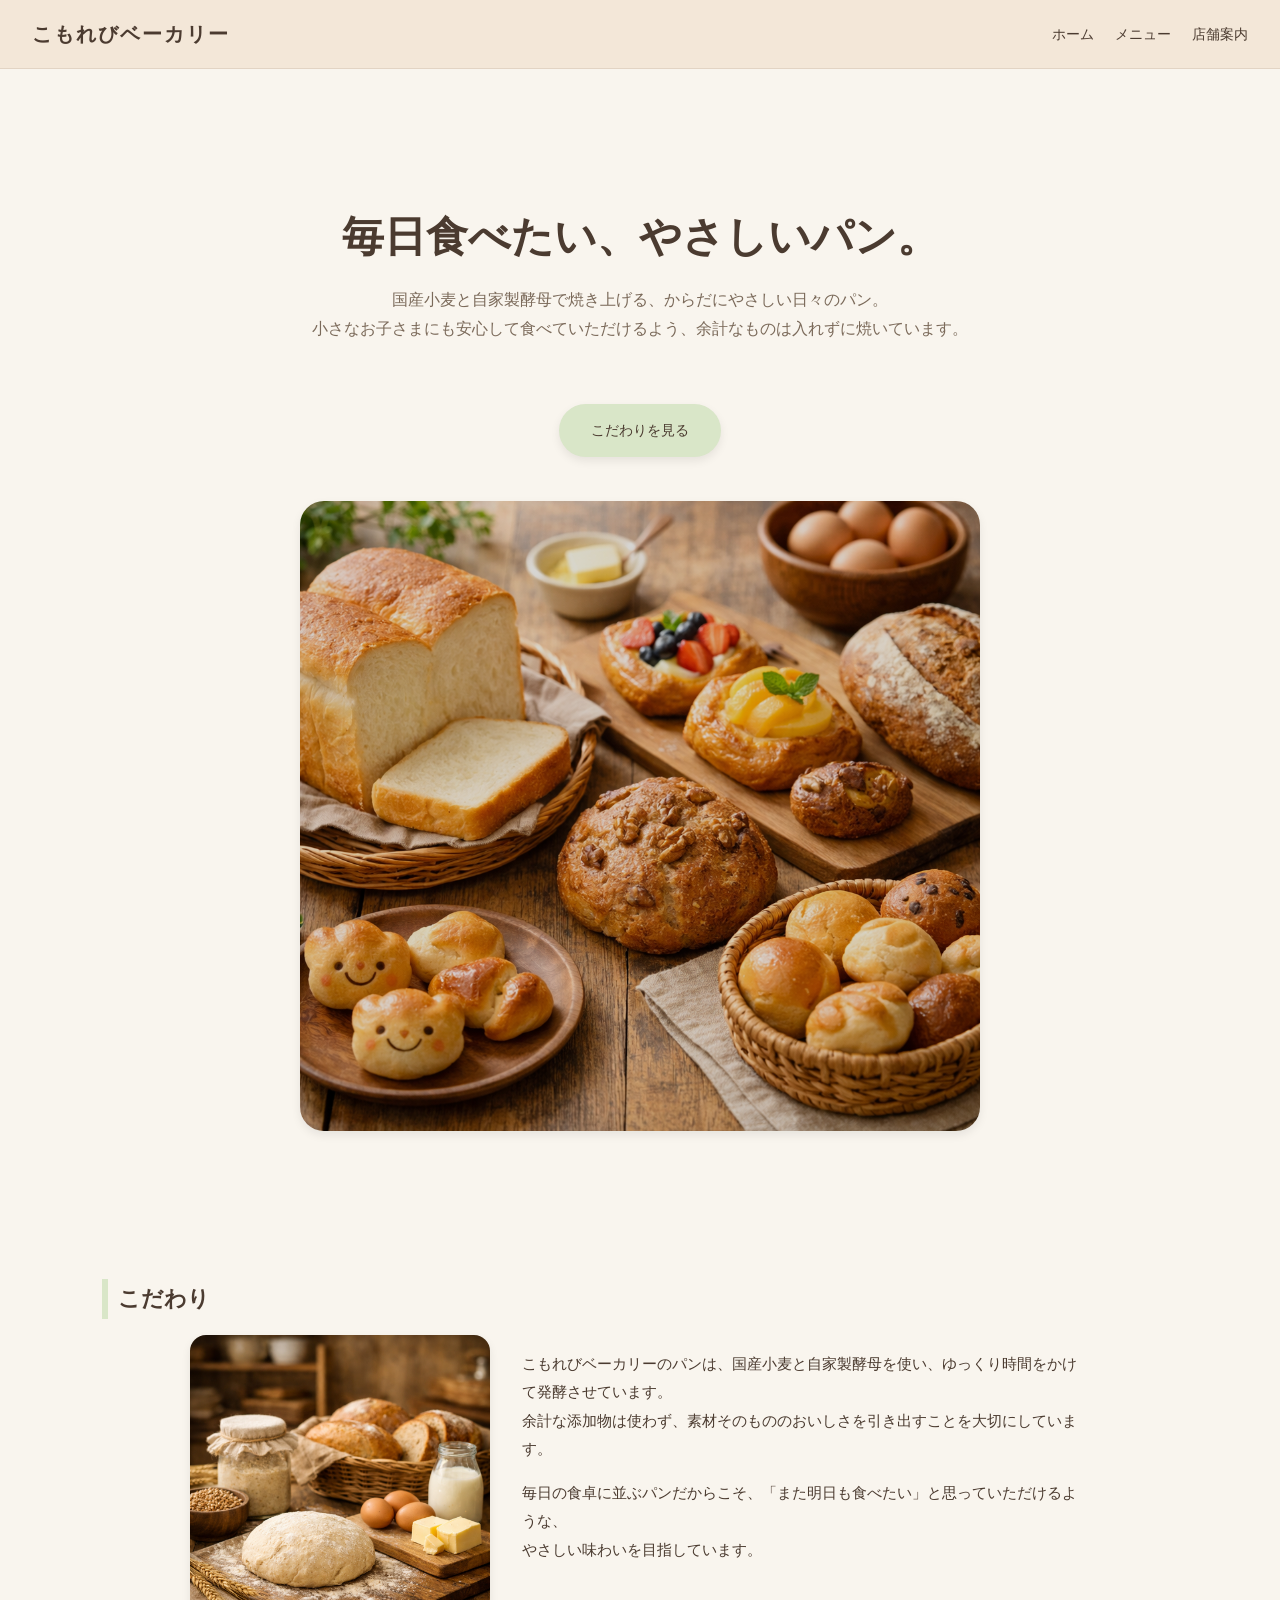
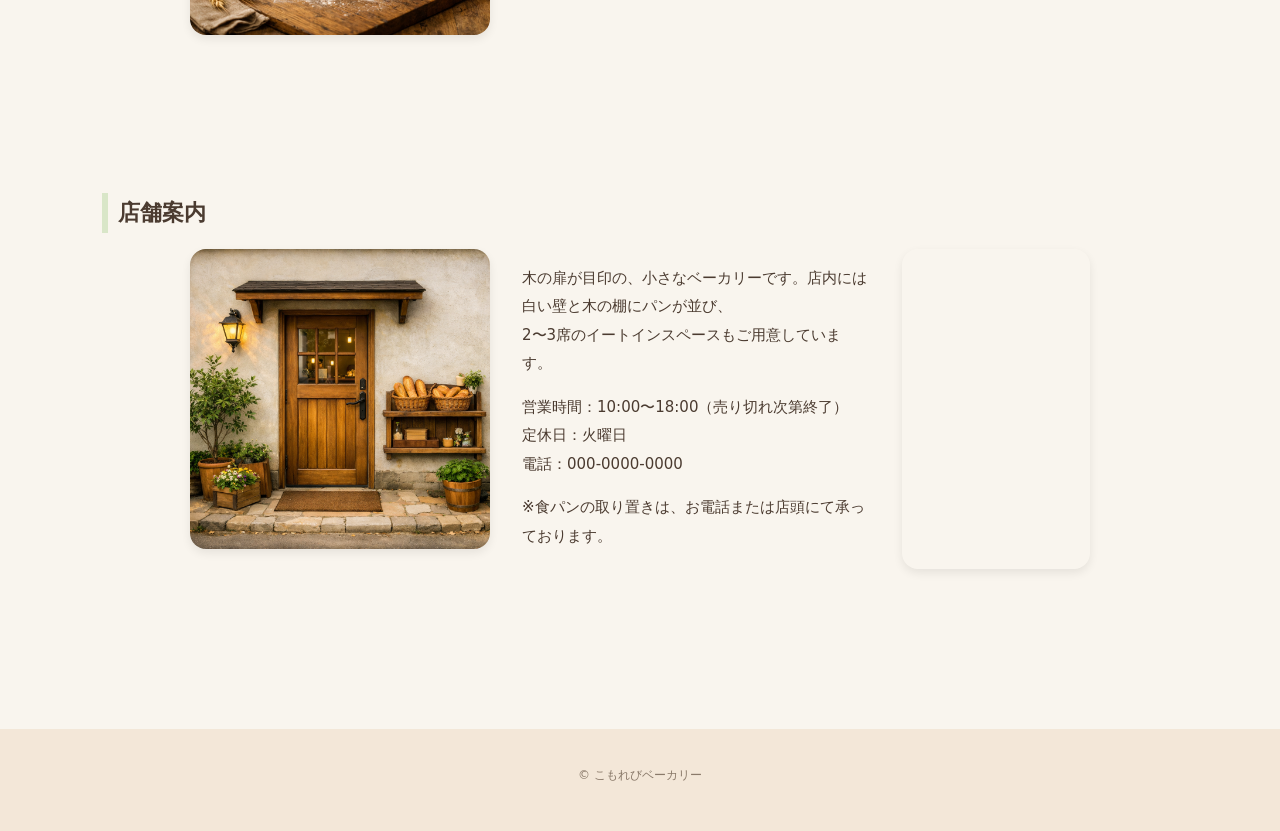
<file: index.html>
<!DOCTYPE html>
<html lang="ja">
<head>
  <meta charset="UTF-8">
  <title>こもれびベーカリー | 毎日食べたい、やさしいパン。</title>
  <link rel="stylesheet" href="style1.css">
</head>
<body>

<header>
  <div class="logo">こもれびベーカリー</div>
  <nav>
    <a href="index.html">ホーム</a>
    <a href="menu.html">メニュー</a>
    <a href="#access">店舗案内</a>
  </nav>
</header>

<main>

  <!-- ============================
       ヒーローセクション
  ============================ -->
  <section class="hero">

    <div class="hero-text">
      <h1 class="hero-title">毎日食べたい、やさしいパン。</h1>
      <p class="hero-sub">
        国産小麦と自家製酵母で焼き上げる、からだにやさしい日々のパン。<br>
        小さなお子さまにも安心して食べていただけるよう、余計なものは入れずに焼いています。
      </p>
    </div>

    <a href="#about" class="hero-btn">こだわりを見る</a>

    <img src="1.パン.png" alt="木のテーブルに並んだパン" class="hero-img">

  </section>

  <!-- ============================
       こだわり
  ============================ -->
  <section id="about">
    <h2 class="section-title">こだわり</h2>

    <div class="about-wrap">
      <img src="6.about.png" alt="こだわりのイメージ" class="about-img">

      <div class="intro intro-left">
        <p>
          こもれびベーカリーのパンは、国産小麦と自家製酵母を使い、ゆっくり時間をかけて発酵させています。<br>
          余計な添加物は使わず、素材そのもののおいしさを引き出すことを大切にしています。
        </p>
        <p>
          毎日の食卓に並ぶパンだからこそ、「また明日も食べたい」と思っていただけるような、<br>
          やさしい味わいを目指しています。
        </p>
      </div>
    </div>
  </section>

  <!-- ============================
       店舗案内
  ============================ -->
  <section id="access">
    <h2 class="section-title">店舗案内</h2>

    <div class="about-wrap">
      <img src="7.access.png" alt="店舗の外観イメージ" class="about-img">

      <div class="intro intro-left">
        <p>
          木の扉が目印の、小さなベーカリーです。店内には白い壁と木の棚にパンが並び、<br>
          2〜3席のイートインスペースもご用意しています。
        </p>
        <p>
          営業時間：10:00〜18:00（売り切れ次第終了）<br>
          定休日：火曜日<br>
          電話：000-0000-0000
        </p>
        <p>
          ※食パンの取り置きは、お電話または店頭にて承っております。
        </p>
      </div>

      <div class="access-map">
        <iframe
          src="https://www.google.com/maps/embed?pb=!1m18!1m12!1m3!1d3241.7479757770884!2d139.74285797540813!3d35.6585804725946!2m3!1f0!2f0!3f0!3m2!1i1024!2i768!4f13.1!3m3!1m2!1s0x60188bbd9009ec09%3A0x481a93f0d2a409dd!2z5p2x5Lqs44K_44Ov44O8!5e0!3m2!1sja!2sjp!4v1780367665451!5m2!1sja!2sjp"
          width="100%"
          height="300"
          style="border:0;"
          allowfullscreen=""
          loading="lazy"
          referrerpolicy="no-referrer-when-downgrade">
        </iframe>
      </div>
    </div>
  </section>

</main>

<footer>
  <p>© こもれびベーカリー</p>
</footer>

</body>
</html>
</file>
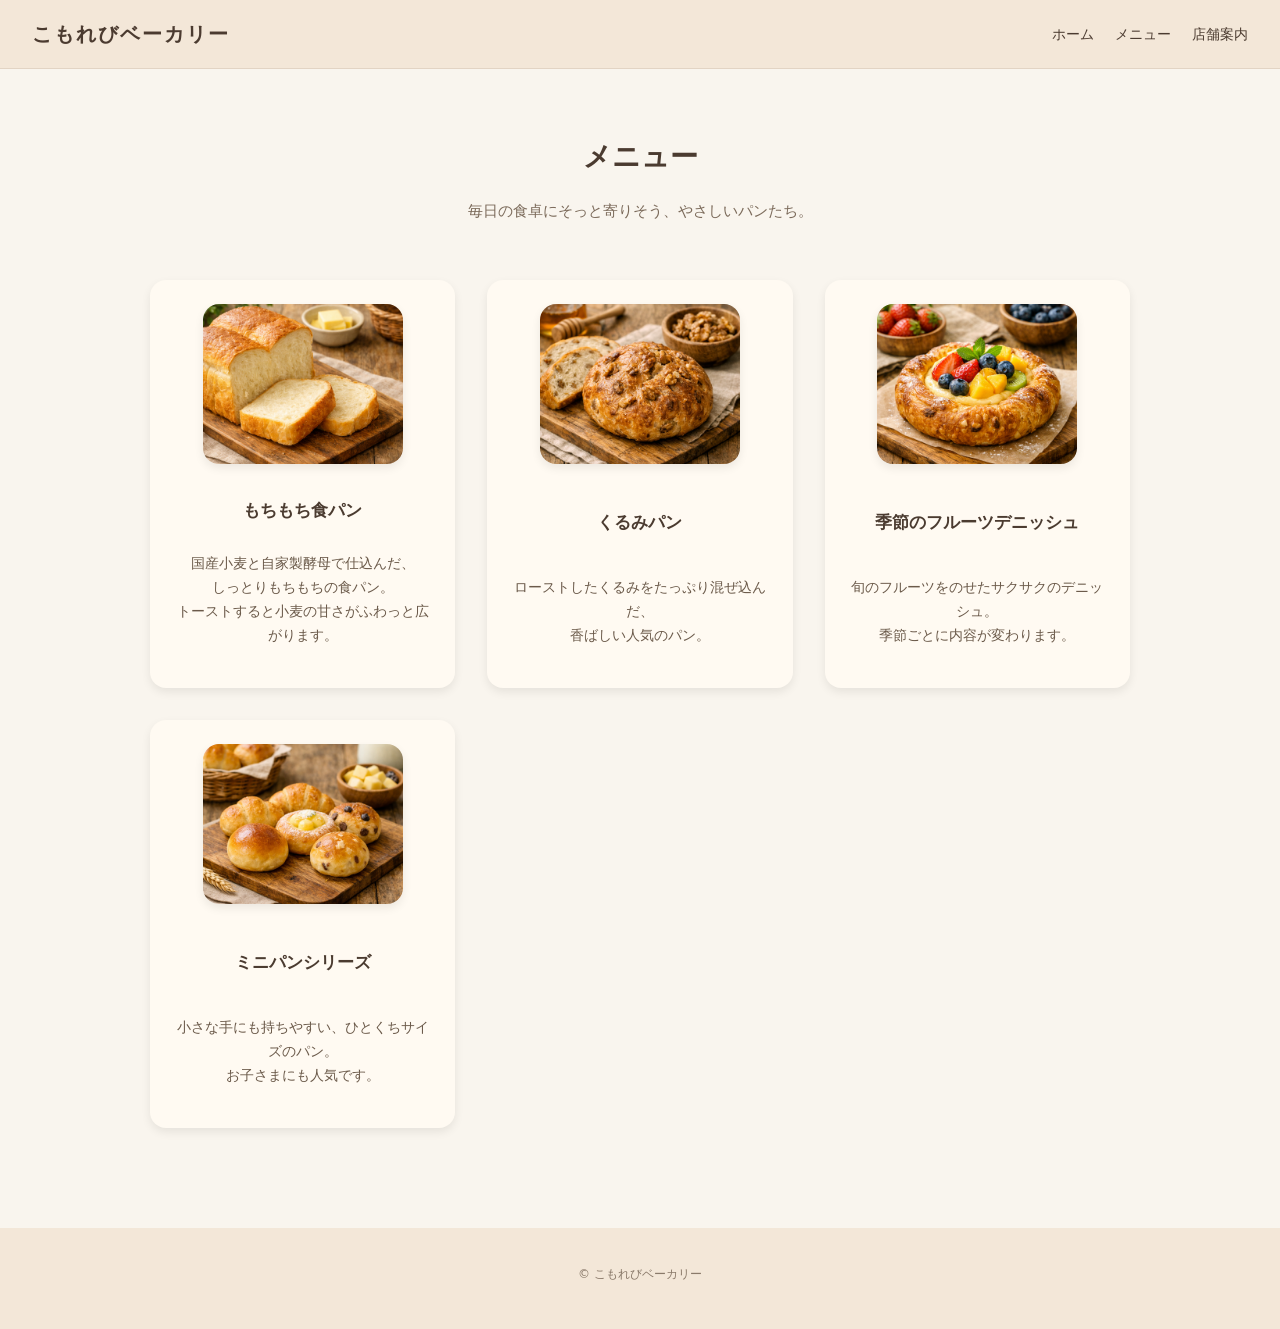
<file: menu.html>
<!DOCTYPE html>
<html lang="ja">
<head>
  <meta charset="UTF-8">
  <title>メニュー | こもれびベーカリー</title>
  <link rel="stylesheet" href="style1.css">
</head>
<body>

<header>
  <div class="logo">こもれびベーカリー</div>
  <nav>
    <a href="index.html">ホーム</a>
    <a href="menu.html">メニュー</a>
    <a href="index.html#access">店舗案内</a>
  </nav>
</header>

<main>

  <section class="menu-hero">
    <h1 class="menu-title">メニュー</h1>
    <p class="menu-sub">毎日の食卓にそっと寄りそう、やさしいパンたち。</p>
  </section>

  <section class="menu-list">

    <div class="menu-item">
      <img src="2.shokupan.png" alt="もちもち食パン" class="menu-img">
      <h2 class="menu-name">もちもち食パン</h2>
      <p class="menu-desc">
        国産小麦と自家製酵母で仕込んだ、<br>
        しっとりもちもちの食パン。<br>
        トーストすると小麦の甘さがふわっと広がります。
      </p>
    </div>

    <div class="menu-item">
      <img src="3.kurumi.png" alt="くるみパン" class="menu-img">
      <h2 class="menu-name">くるみパン</h2>
      <p class="menu-desc">
        ローストしたくるみをたっぷり混ぜ込んだ、<br>
        香ばしい人気のパン。
      </p>
    </div>

    <div class="menu-item">
      <img src="4.danish.png" alt="季節のフルーツデニッシュ" class="menu-img">
      <h2 class="menu-name">季節のフルーツデニッシュ</h2>
      <p class="menu-desc">
        旬のフルーツをのせたサクサクのデニッシュ。<br>
        季節ごとに内容が変わります。
      </p>
    </div>

    <div class="menu-item">
      <img src="5.minipan.png" alt="ミニパンシリーズ" class="menu-img">
      <h2 class="menu-name">ミニパンシリーズ</h2>
      <p class="menu-desc">
        小さな手にも持ちやすい、ひとくちサイズのパン。<br>
        お子さまにも人気です。
      </p>
    </div>

  </section>

</main>

<footer>
  <p>© こもれびベーカリー</p>
</footer>

</body>
</html>
</file>
<file: style1.css>
/* ------------------------------
   基本設定
------------------------------ */
body {
  margin: 0;
  font-family: "Hiragino Sans", "YuGothic", system-ui, sans-serif;
  background-color: #f9f5ee;
  color: #4b3b30;
  line-height: 1.8;
}

/* ------------------------------
   ヘッダー
------------------------------ */
header {
  padding: 16px 32px;
  display: flex;
  justify-content: space-between;
  align-items: center;
  background-color: #f3e7d8;
  border-bottom: 1px solid #e2d4c4;
}

.logo {
  font-size: 20px;
  font-weight: bold;
  letter-spacing: 0.1em;
}

nav a {
  margin-left: 16px;
  text-decoration: none;
  color: #4b3b30;
  font-size: 14px;
}

/* ------------------------------
   トップページ（hero）
------------------------------ */
.hero {
  position: relative;
  text-align: center;
  padding: 100px 8vw 90px;
  min-height: 80vh;
  display: flex;
  flex-direction: column;
  justify-content: center;
  align-items: center;
  overflow: hidden;
}

.hero-text {
  position: relative;
  z-index: 2;
  max-width: 720px;
  margin: 0 auto 32px;
}

.hero-title {
  font-size: 2.6rem;
  line-height: 1.6;
  margin-bottom: 16px;
  color: #4b3b30;
}

.hero-sub {
  font-size: 16px;
  margin-bottom: 28px;
  color: #7b6a5a;
}

.hero-btn {
  display: inline-block;
  margin: 0 auto 24px;
  padding: 14px 32px;
  border-radius: 999px;
  background-color: #d9e6c8;
  color: #4b3b30;
  text-decoration: none;
  font-size: 14px;
  box-shadow: 0 4px 10px rgba(0,0,0,0.08);
  transition: 0.25s ease;
}

.hero-btn:hover {
  background-color: #c8d9b0;
  transform: scale(1.05);
  box-shadow: 0 6px 16px rgba(0,0,0,0.12);
}

.hero-img {
  display: block;
  margin: 20px auto 0;
  width: 100%;
  max-width: 680px;
  height: 70vh;
  object-fit: cover;
  filter: brightness(0.85);
  border-radius: 24px;
  box-shadow: 0 4px 10px rgba(0,0,0,0.08);
  position: relative;
  z-index: 2;
}

/* ------------------------------
   セクション共通
------------------------------ */
section {
  padding: 40px 8vw;
}

.section-title {
  font-size: 22px;
  margin-bottom: 16px;
  border-left: 6px solid #d9e6c8;
  padding-left: 10px;
}

.intro {
  max-width: 640px;
  font-size: 15px;
  line-height: 1.9;
  margin-bottom: 24px;
  text-align: left;
}

/* ------------------------------
   こだわり
------------------------------ */
.about-wrap {
  display: flex;
  align-items: flex-start;
  gap: 32px;
  max-width: 900px;
  margin: 0 auto 60px;
}

.about-img {
  width: 300px;
  height: auto;
  border-radius: 16px;
  box-shadow: 0 4px 10px rgba(0,0,0,0.08);
}

/* ------------------------------
   店舗案内
------------------------------ */
.access-wrap {
  max-width: 900px;
  margin: 0 auto 60px;
  padding: 0 8vw;
}

.access-info {
  background-color: #fffaf2;
  padding: 24px;
  border-radius: 16px;
  box-shadow: 0 4px 10px rgba(0,0,0,0.08);
  margin-bottom: 24px;
}

.access-info p {
  margin: 6px 0;
  font-size: 15px;
  color: #4b3b30;
}

.access-map iframe {
  width: 100%;
  height: 320px;
  border-radius: 16px;
  box-shadow: 0 4px 10px rgba(0,0,0,0.08);
}

/* ------------------------------
   メニュー
------------------------------ */
.menu-hero {
  text-align: center;
  padding: 40px 8vw 20px;
}

.menu-title {
  font-size: 28px;
  margin-bottom: 8px;
  color: #4b3b30;
}

.menu-sub {
  font-size: 15px;
  color: #7b6a5a;
}

.menu-list {
  max-width: 980px;
  margin: 0 auto;
  padding: 20px 8vw 60px;
  display: grid;
  grid-template-columns: repeat(auto-fit, minmax(260px, 1fr));
  gap: 32px;
}

.menu-item {
  background-color: #fffaf2;
  padding: 24px;
  border-radius: 16px;
  box-shadow: 0 4px 10px rgba(0,0,0,0.08);
  text-align: center;
  display: flex;
  flex-direction: column;
  justify-content: space-between;
  min-height: 360px;
  transition: 0.25s ease;
}

.menu-item:hover {
  transform: translateY(-4px);
  box-shadow: 0 6px 16px rgba(0,0,0,0.12);
}

.menu-img {
  width: 100%;
  max-width: 200px;
  height: 160px;
  object-fit: cover;
  margin: 0 auto 14px;
  border-radius: 16px;
  box-shadow: 0 4px 10px rgba(0,0,0,0.08);
}

.menu-name {
  font-size: 17px;
  margin-bottom: 10px;
  color: #4b3b30;
  white-space: nowrap;
}

.menu-desc {
  font-size: 14px;
  color: #6b5a4a;
  line-height: 1.7;
  margin-bottom: 16px;
}

/* ------------------------------
   フッター
------------------------------ */
footer {
  padding: 24px 8vw 32px;
  font-size: 12px;
  color: #8a7a6a;
  background-color: #f3e7d8;
  margin-top: 40px;
  text-align: center;
}

/* ------------------------------
   スマホ
------------------------------ */
@media (max-width: 768px) {

  .about-wrap {
    flex-direction: column;
    align-items: center;
    gap: 20px;
    text-align: left;
  }

  .about-img {
    width: 100%;
    max-width: 360px;
    margin-bottom: 12px;
  }

  .access-wrap {
    padding: 0 6vw;
    margin-bottom: 40px;
  }

  .access-info {
    padding: 20px;
  }

  .access-info p {
    font-size: 14px;
  }

  .access-map iframe {
    height: 260px;
  }

  .intro {
    width: 100%;
    font-size: 14px;
    line-height: 1.8;
    margin-bottom: 20px;
  }

  .menu-list {
    grid-template-columns: 1fr;
    gap: 24px;
  }

  .menu-item {
    padding: 20px;
  }

  .menu-img {
    max-width: 260px;
  }

  .hero {
    padding: 70px 6vw 60px;
    min-height: 70vh;
  }

  .hero-title {
    font-size: 2rem;
  }

  .hero-text {
    margin-bottom: 24px;
    max-width: 90%;
  }

  .hero-sub {
    font-size: 14px;
  }

  .hero-img {
    margin-top: 16px;
    height: 60vh;
    filter: brightness(0.9);
  }

  nav a {
    font-size: 13px;
    margin-left: 12px;
  }
}
</file>
